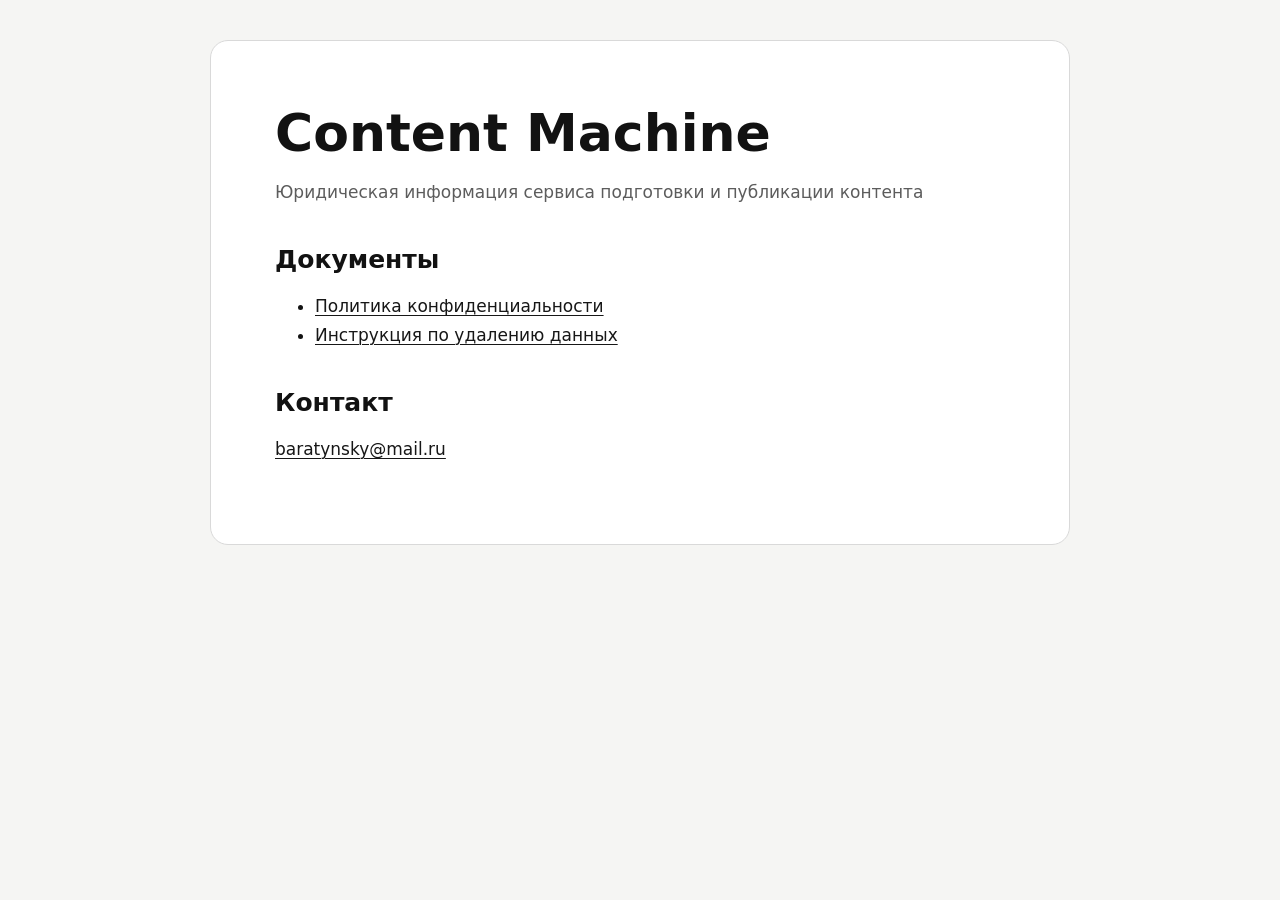
<file: index.html>
<!doctype html><html lang="ru"><head><meta charset="utf-8"><meta name="viewport" content="width=device-width,initial-scale=1"><meta name="facebook-domain-verification" content="zr7o8hb6vx5gc6pf0sm80000nq7smo"><title>Content Machine — юридическая информация</title><meta name="robots" content="index,follow"><link rel="stylesheet" href="style.css"></head><body><main><h1>Content Machine</h1><p class="meta">Юридическая информация сервиса подготовки и публикации контента</p><h2>Документы</h2><ul><li><a href="privacy/">Политика конфиденциальности</a></li><li><a href="data-deletion/">Инструкция по удалению данных</a></li></ul><h2>Контакт</h2><p><a href="mailto:baratynsky@mail.ru">baratynsky@mail.ru</a></p></main></body></html>
</file>
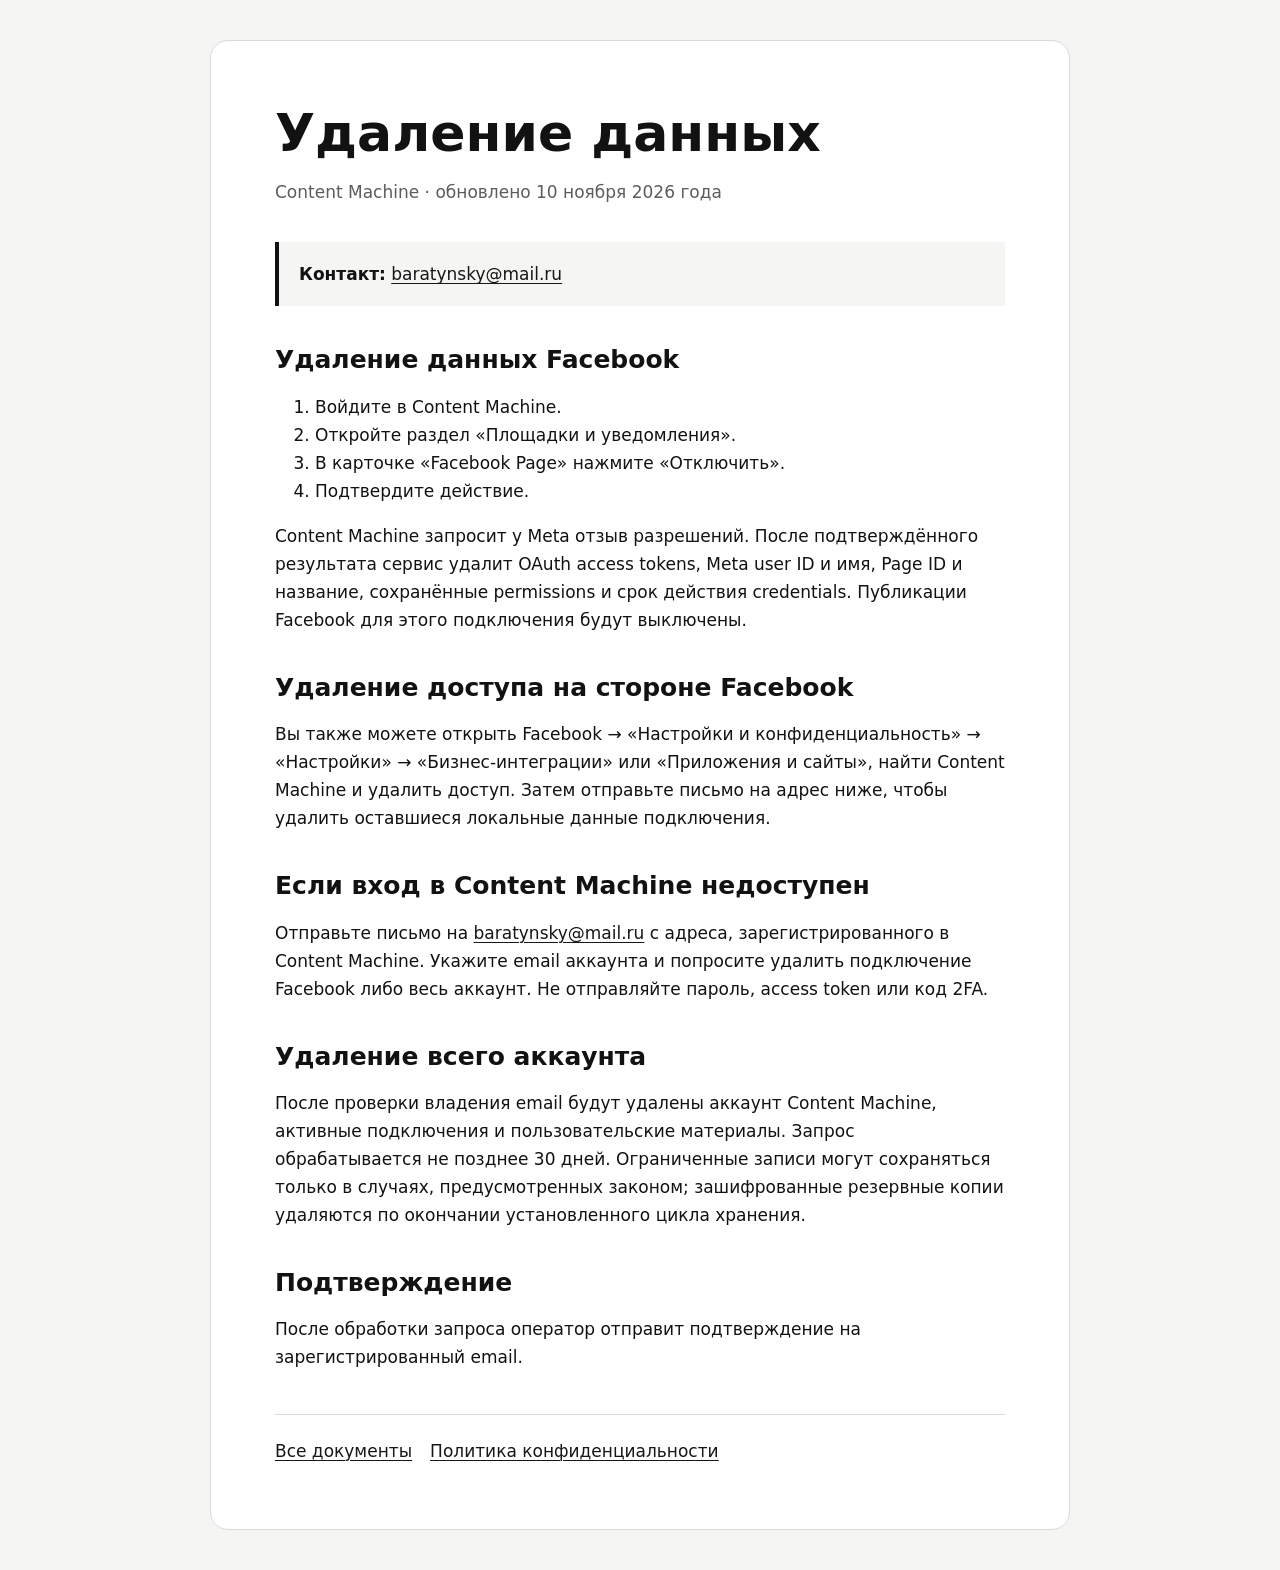
<file: data-deletion/index.html>
<!doctype html><html lang="ru"><head><meta charset="utf-8"><meta name="viewport" content="width=device-width,initial-scale=1"><title>Удаление данных — Content Machine</title><meta name="description" content="Инструкция по удалению данных Facebook и аккаунта Content Machine."><meta name="robots" content="index,follow"><link rel="canonical" href="https://andreybaratynskiy.github.io/content-machine-legal/data-deletion/"><link rel="stylesheet" href="../style.css"></head><body><main><h1>Удаление данных</h1><p class="meta">Content Machine · обновлено 10 ноября 2026 года</p><div class="notice"><strong>Контакт:</strong> <a href="mailto:baratynsky@mail.ru">baratynsky@mail.ru</a></div><h2>Удаление данных Facebook</h2><ol><li>Войдите в Content Machine.</li><li>Откройте раздел «Площадки и уведомления».</li><li>В карточке «Facebook Page» нажмите «Отключить».</li><li>Подтвердите действие.</li></ol><p>Content Machine запросит у Meta отзыв разрешений. После подтверждённого результата сервис удалит OAuth access tokens, Meta user ID и имя, Page ID и название, сохранённые permissions и срок действия credentials. Публикации Facebook для этого подключения будут выключены.</p><h2>Удаление доступа на стороне Facebook</h2><p>Вы также можете открыть Facebook → «Настройки и конфиденциальность» → «Настройки» → «Бизнес-интеграции» или «Приложения и сайты», найти Content Machine и удалить доступ. Затем отправьте письмо на адрес ниже, чтобы удалить оставшиеся локальные данные подключения.</p><h2>Если вход в Content Machine недоступен</h2><p>Отправьте письмо на <a href="mailto:baratynsky@mail.ru?subject=Удаление%20данных%20Content%20Machine">baratynsky@mail.ru</a> с адреса, зарегистрированного в Content Machine. Укажите email аккаунта и попросите удалить подключение Facebook либо весь аккаунт. Не отправляйте пароль, access token или код 2FA.</p><h2>Удаление всего аккаунта</h2><p>После проверки владения email будут удалены аккаунт Content Machine, активные подключения и пользовательские материалы. Запрос обрабатывается не позднее 30 дней. Ограниченные записи могут сохраняться только в случаях, предусмотренных законом; зашифрованные резервные копии удаляются по окончании установленного цикла хранения.</p><h2>Подтверждение</h2><p>После обработки запроса оператор отправит подтверждение на зарегистрированный email.</p><nav><a href="../">Все документы</a><a href="../privacy/">Политика конфиденциальности</a></nav></main></body></html>
</file>
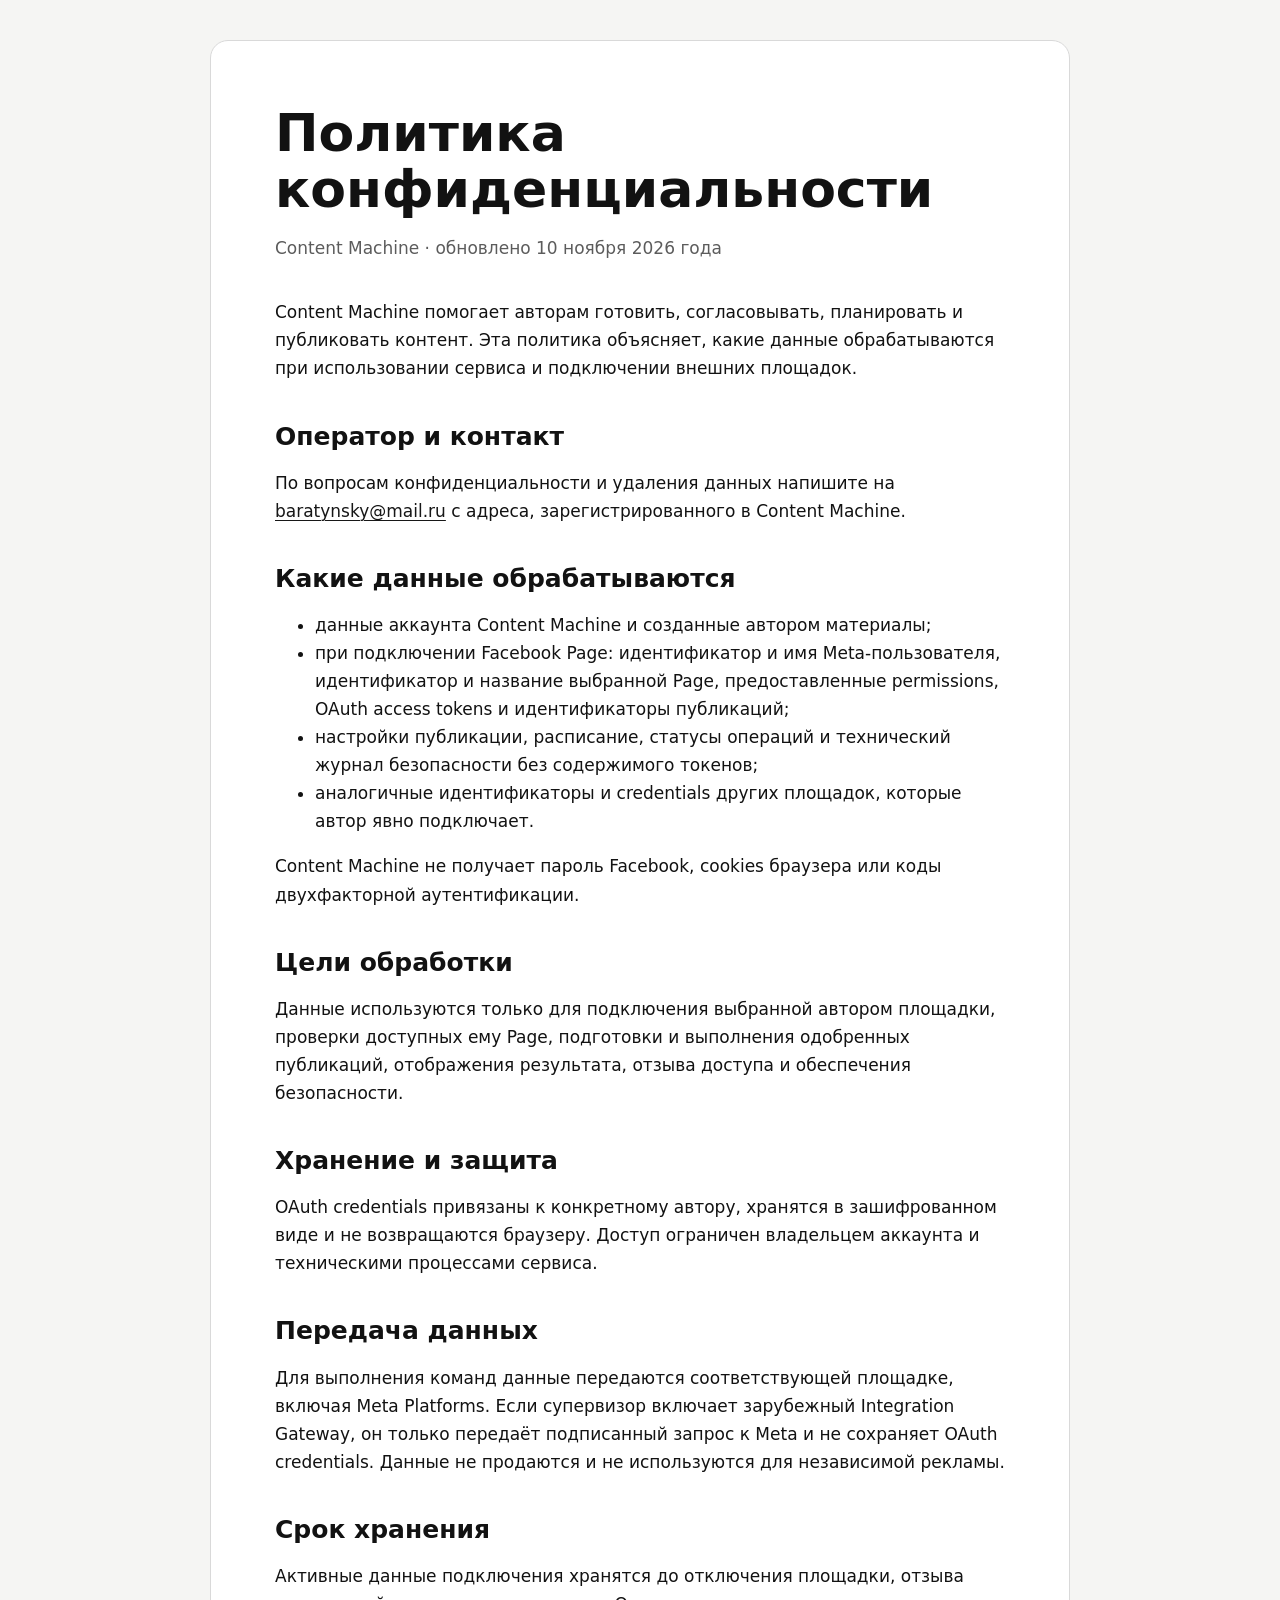
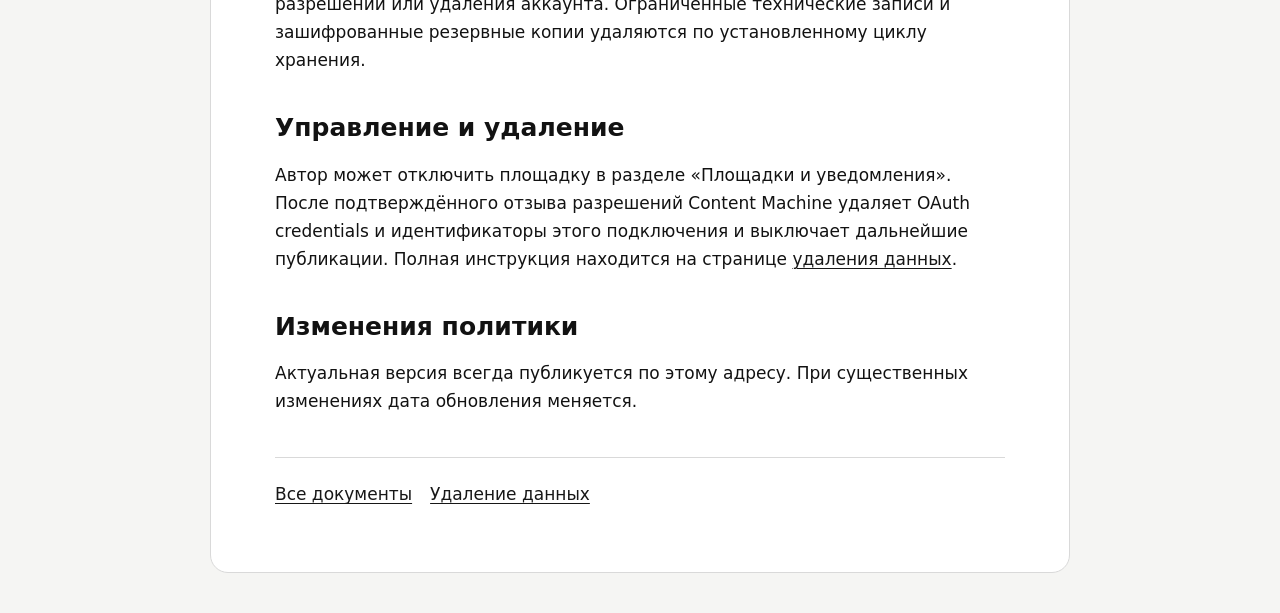
<file: privacy/index.html>
<!doctype html><html lang="ru"><head><meta charset="utf-8"><meta name="viewport" content="width=device-width,initial-scale=1"><title>Политика конфиденциальности — Content Machine</title><meta name="description" content="Политика конфиденциальности Content Machine для подключений Facebook Page и других площадок."><meta name="robots" content="index,follow"><link rel="canonical" href="https://andreybaratynskiy.github.io/content-machine-legal/privacy/"><link rel="stylesheet" href="../style.css"></head><body><main><h1>Политика конфиденциальности</h1><p class="meta">Content Machine · обновлено 10 ноября 2026 года</p><p>Content Machine помогает авторам готовить, согласовывать, планировать и публиковать контент. Эта политика объясняет, какие данные обрабатываются при использовании сервиса и подключении внешних площадок.</p><h2>Оператор и контакт</h2><p>По вопросам конфиденциальности и удаления данных напишите на <a href="mailto:baratynsky@mail.ru">baratynsky@mail.ru</a> с адреса, зарегистрированного в Content Machine.</p><h2>Какие данные обрабатываются</h2><ul><li>данные аккаунта Content Machine и созданные автором материалы;</li><li>при подключении Facebook Page: идентификатор и имя Meta-пользователя, идентификатор и название выбранной Page, предоставленные permissions, OAuth access tokens и идентификаторы публикаций;</li><li>настройки публикации, расписание, статусы операций и технический журнал безопасности без содержимого токенов;</li><li>аналогичные идентификаторы и credentials других площадок, которые автор явно подключает.</li></ul><p>Content Machine не получает пароль Facebook, cookies браузера или коды двухфакторной аутентификации.</p><h2>Цели обработки</h2><p>Данные используются только для подключения выбранной автором площадки, проверки доступных ему Page, подготовки и выполнения одобренных публикаций, отображения результата, отзыва доступа и обеспечения безопасности.</p><h2>Хранение и защита</h2><p>OAuth credentials привязаны к конкретному автору, хранятся в зашифрованном виде и не возвращаются браузеру. Доступ ограничен владельцем аккаунта и техническими процессами сервиса.</p><h2>Передача данных</h2><p>Для выполнения команд данные передаются соответствующей площадке, включая Meta Platforms. Если супервизор включает зарубежный Integration Gateway, он только передаёт подписанный запрос к Meta и не сохраняет OAuth credentials. Данные не продаются и не используются для независимой рекламы.</p><h2>Срок хранения</h2><p>Активные данные подключения хранятся до отключения площадки, отзыва разрешений или удаления аккаунта. Ограниченные технические записи и зашифрованные резервные копии удаляются по установленному циклу хранения.</p><h2>Управление и удаление</h2><p>Автор может отключить площадку в разделе «Площадки и уведомления». После подтверждённого отзыва разрешений Content Machine удаляет OAuth credentials и идентификаторы этого подключения и выключает дальнейшие публикации. Полная инструкция находится на странице <a href="../data-deletion/">удаления данных</a>.</p><h2>Изменения политики</h2><p>Актуальная версия всегда публикуется по этому адресу. При существенных изменениях дата обновления меняется.</p><nav><a href="../">Все документы</a><a href="../data-deletion/">Удаление данных</a></nav></main></body></html>
</file>
<file: style.css>
:root{color-scheme:light;--ink:#121212;--muted:#5c5c5c;--line:#d9d9d9;--paper:#fff;--soft:#f5f5f3;--accent:#171717}*{box-sizing:border-box}body{margin:0;background:var(--soft);color:var(--ink);font:17px/1.65 system-ui,-apple-system,BlinkMacSystemFont,"Segoe UI",sans-serif}main{width:min(860px,calc(100% - 32px));margin:40px auto;background:var(--paper);padding:clamp(24px,6vw,64px);border:1px solid var(--line);border-radius:18px}h1{font-size:clamp(32px,6vw,52px);line-height:1.08;margin:0 0 12px}h2{font-size:25px;line-height:1.25;margin:38px 0 10px}p,li{max-width:72ch}.meta{color:var(--muted);margin-bottom:36px}a{color:var(--accent);text-decoration-thickness:1px;text-underline-offset:3px}.notice{padding:18px 20px;background:var(--soft);border-left:4px solid var(--ink);margin:24px 0}nav{display:flex;gap:18px;flex-wrap:wrap;margin-top:42px;padding-top:22px;border-top:1px solid var(--line)}code{background:var(--soft);padding:2px 5px;border-radius:4px}@media(max-width:560px){main{margin:0;width:100%;border:0;border-radius:0;min-height:100vh}}
</file>
